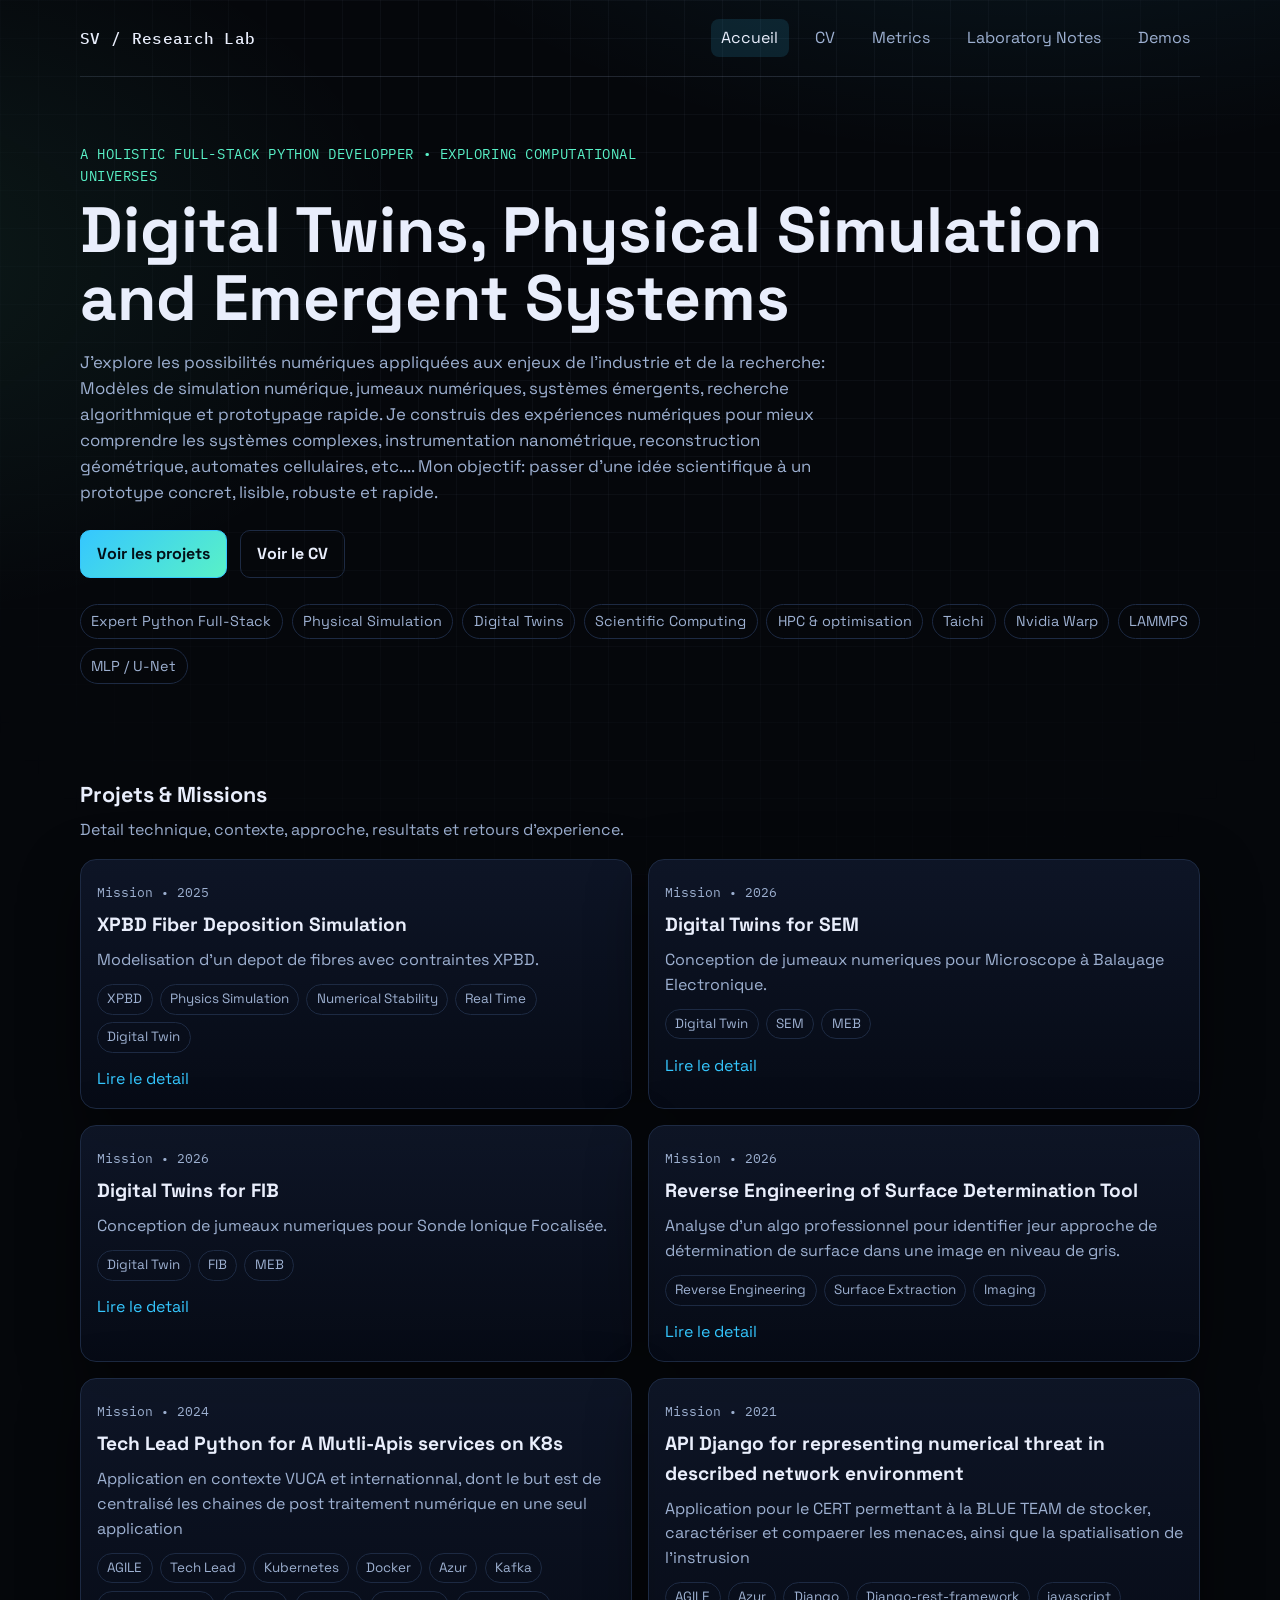
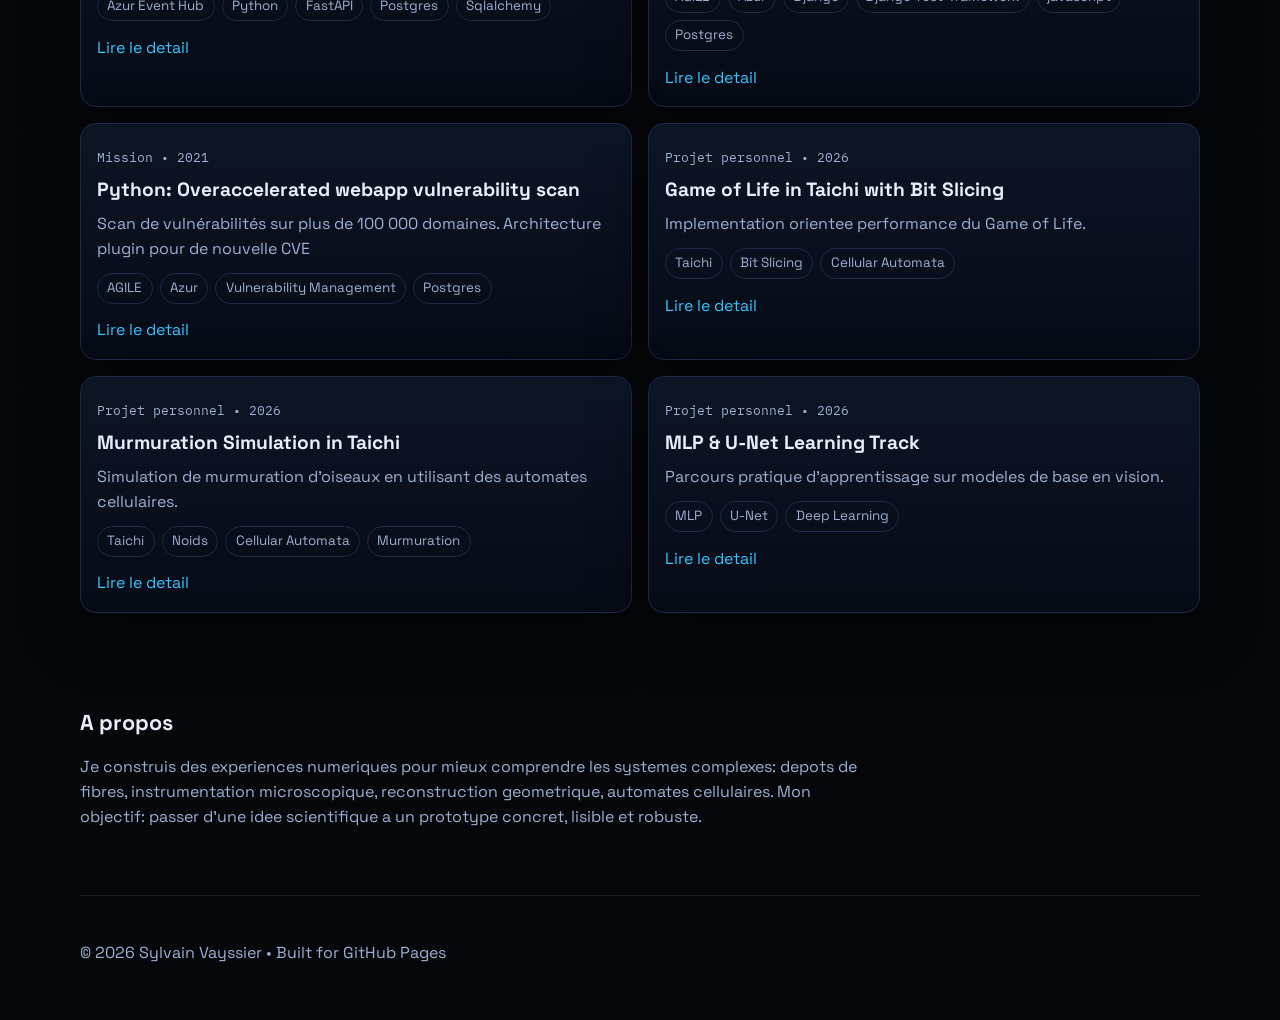
<file: index.html>
<!doctype html>
<html lang="fr">
<head>
  <meta charset="UTF-8" />
  <meta name="viewport" content="width=device-width, initial-scale=1.0" />
  <title>Sylvain Vayssier | Computational Research</title>
  <meta name="description" content="Portfolio de recherche: simulation physique, jumeaux numeriques, systemes emergents." />
  <link rel="preconnect" href="https://fonts.googleapis.com">
  <link rel="preconnect" href="https://fonts.gstatic.com" crossorigin>
  <link href="https://fonts.googleapis.com/css2?family=Space+Grotesk:wght@400;500;700&family=IBM+Plex+Mono:wght@400;500&display=swap" rel="stylesheet">
  <link rel="stylesheet" href="assets/css/style.css" />
</head>
<body>
  <div class="bg-grid"></div>
  <header class="site-header container">
    <a class="brand" href="index.html">SV / Research Lab</a>
    <nav>
      <a href="index.html" class="active">Accueil</a>
      <a href="cv.html">CV</a>
      <a href="metrics.html">Metrics</a>
      <a href="notes.html">Laboratory Notes</a>
      <a href="demos.html">Demos</a>
    </nav>
  </header>

  <main>
    <section class="hero container reveal">
      <p class="eyebrow">A Holistic full-stack python developper • Exploring Computational Universes</p>
      <h1>Digital Twins, Physical Simulation and Emergent Systems</h1>
      <p class="lead">
        J'explore les possibilités numériques appliquées aux enjeux de l'industrie et de la recherche:
        Modèles de simulation numérique, jumeaux numériques, systèmes émergents, recherche algorithmique et prototypage rapide. Je construis des expériences numériques pour mieux comprendre les systèmes complexes, instrumentation nanométrique, reconstruction géométrique, automates cellulaires, etc.... Mon objectif: passer d'une idée scientifique à un prototype concret, lisible, robuste et rapide.
      </p>
      <div class="hero-cta">
        <a class="btn" href="#projects">Voir les projets</a>
        <a class="btn btn-ghost" href="cv.html">Voir le CV</a>
      </div>
      <ul class="pill-row">
        <li>Expert Python Full-Stack</li>
        <li>Physical Simulation</li>
        <li>Digital Twins</li>
        <li>Scientific Computing</li>
        <li>HPC & optimisation</li>
        <li>Taichi</li>
        <li>Nvidia Warp</li>
        <li>LAMMPS</li>
        <li>MLP / U-Net</li>
      </ul>
    </section>

    <section id="projects" class="container section reveal">
      <div class="section-head">
        <h2>Projets & Missions</h2>
        <p>Detail technique, contexte, approche, resultats et retours d'experience.</p>
      </div>
      <div id="project-grid" class="card-grid"></div>
    </section>

    <section class="container section reveal">
      <div class="section-head">
        <h2>A propos</h2>
      </div>
      <p class="about">
        Je construis des experiences numeriques pour mieux comprendre les systemes complexes:
        depots de fibres, instrumentation microscopique, reconstruction geometrique, automates cellulaires.
        Mon objectif: passer d'une idee scientifique a un prototype concret, lisible et robuste.
      </p>
    </section>
  </main>

  <footer class="container site-footer">
    <p>© <span id="year"></span> Sylvain Vayssier • Built for GitHub Pages</p>
  </footer>

  <script src="assets/js/data.js"></script>
  <script src="assets/js/main.js"></script>
</body>
</html>
</file>
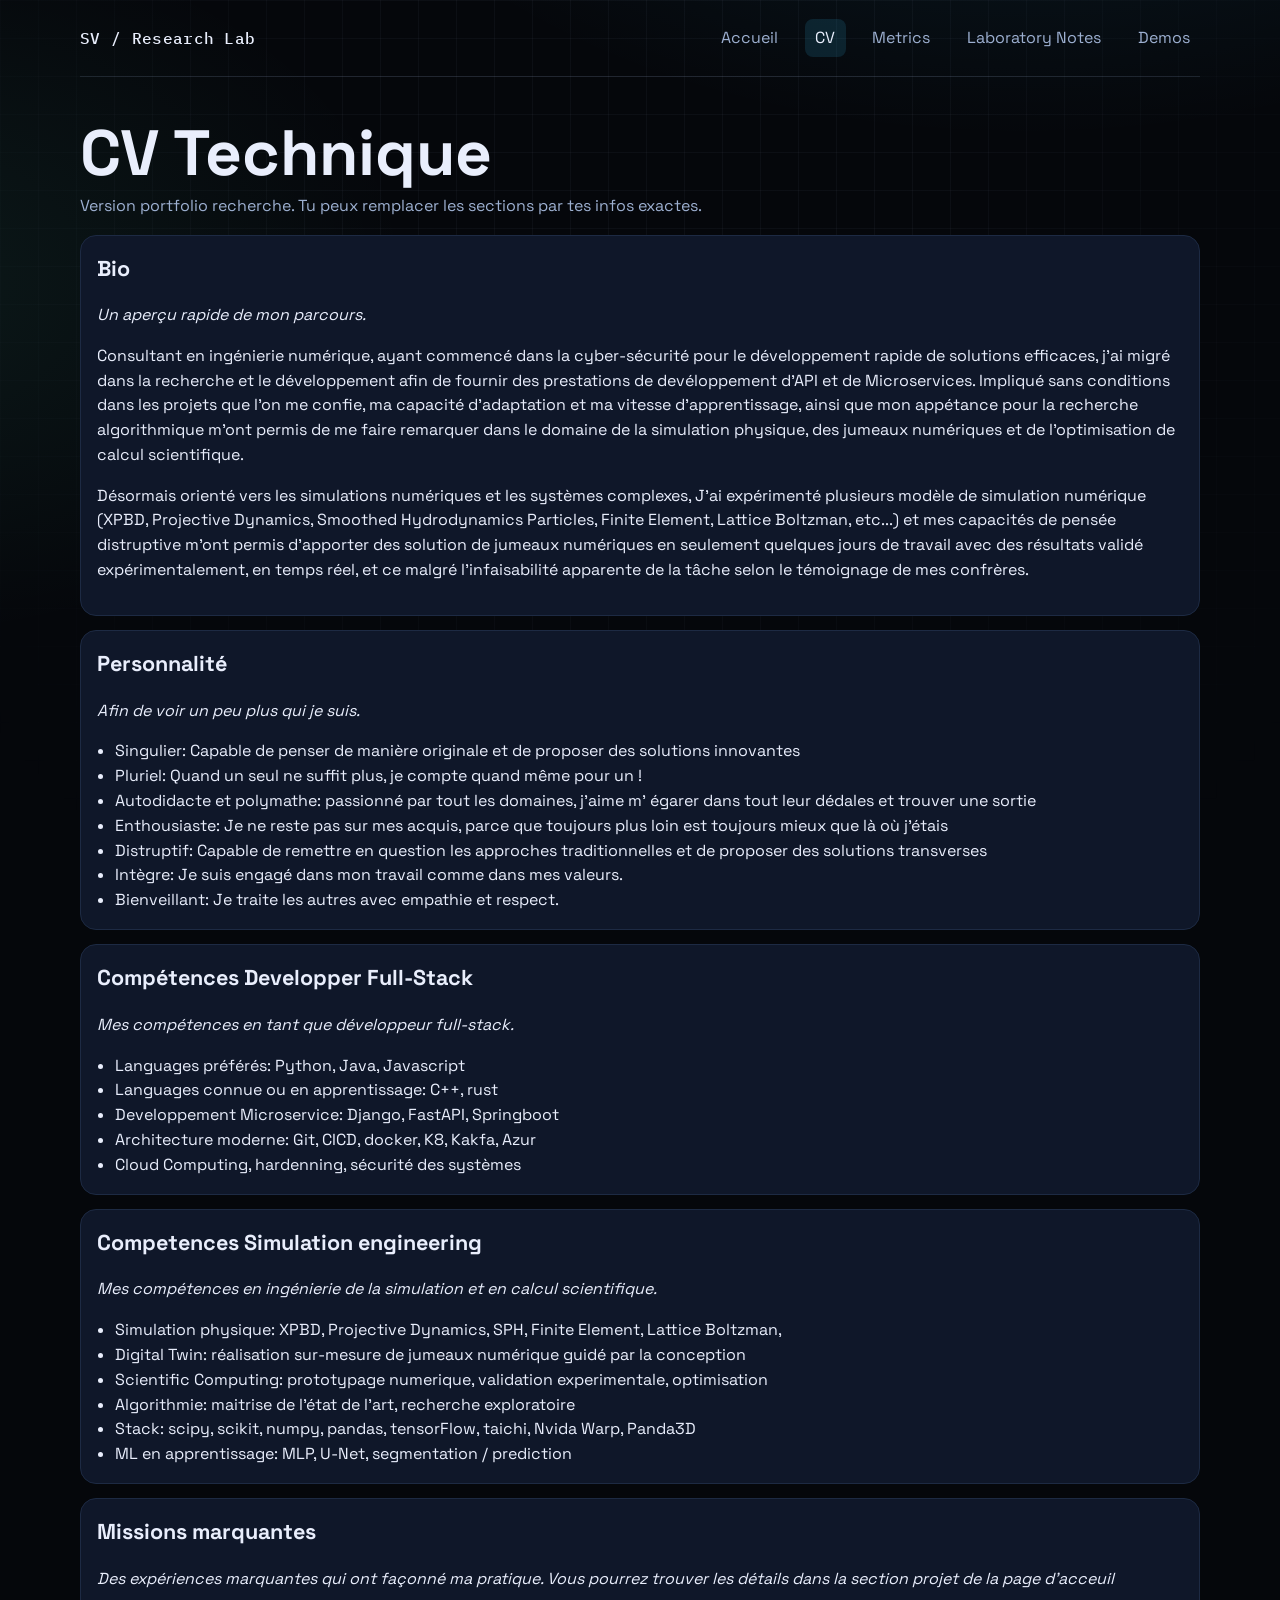
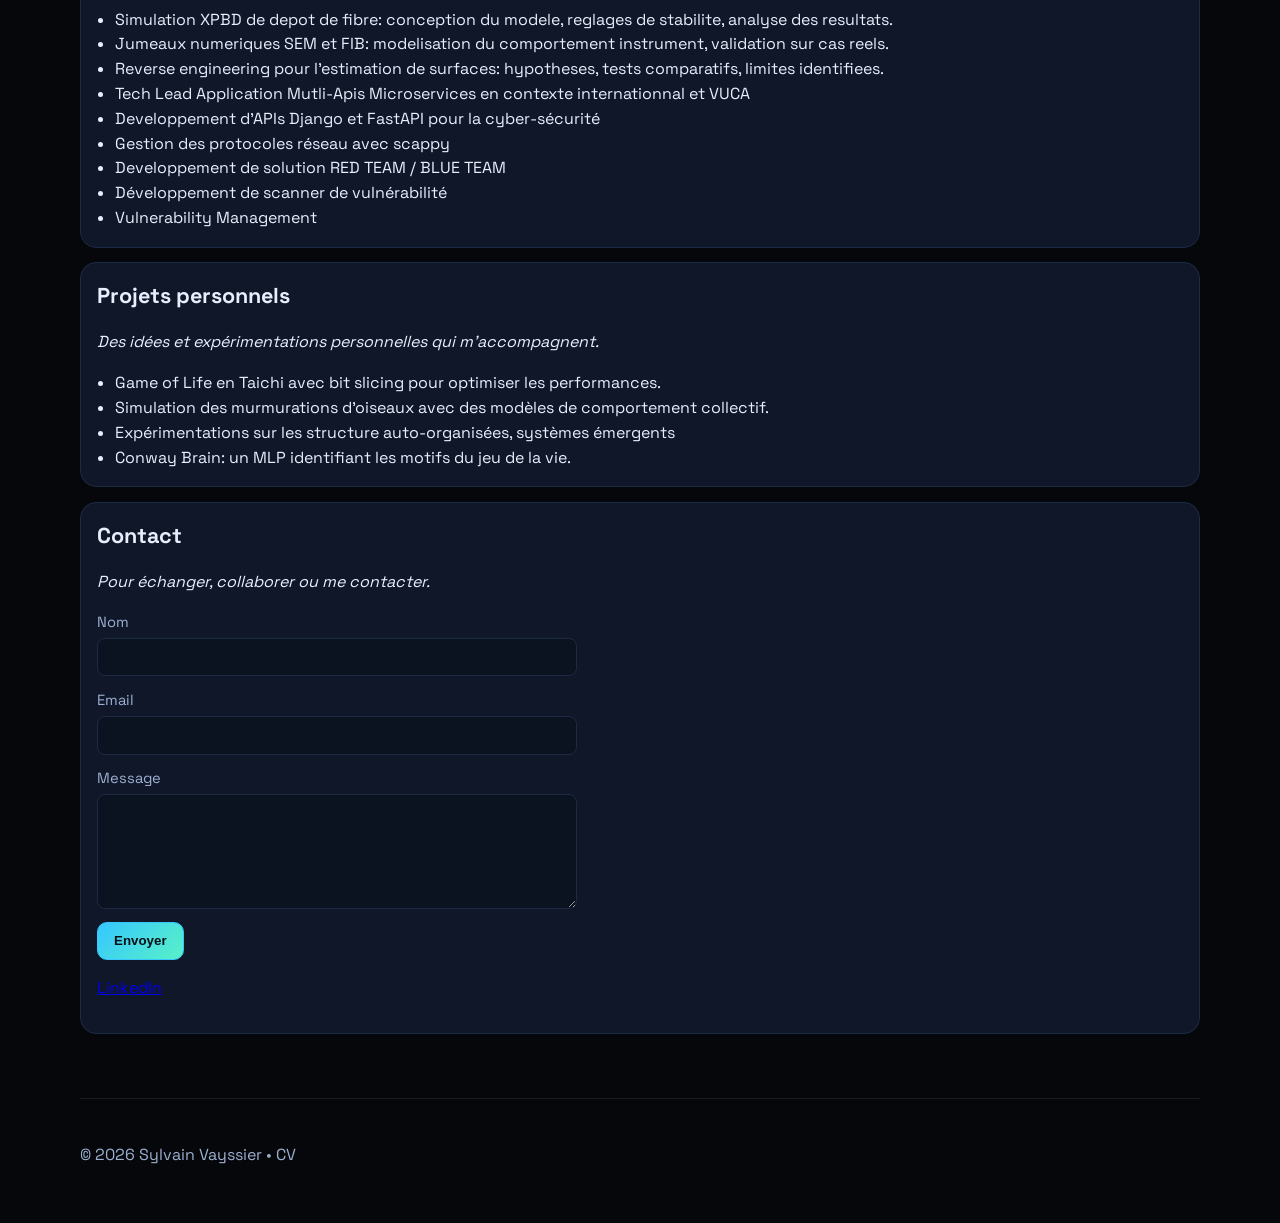
<file: cv.html>
<!doctype html>
<html lang="fr">
<head>
  <meta charset="UTF-8" />
  <meta name="viewport" content="width=device-width, initial-scale=1.0" />
  <title>CV | Sylvain Vayssier</title>
  <meta name="description" content="CV technique: simulation physique, jumeaux numeriques, calcul scientifique." />
  <link rel="preconnect" href="https://fonts.googleapis.com">
  <link rel="preconnect" href="https://fonts.gstatic.com" crossorigin>
  <link href="https://fonts.googleapis.com/css2?family=Space+Grotesk:wght@400;500;700&family=IBM+Plex+Mono:wght@400;500&display=swap" rel="stylesheet">
  <link rel="stylesheet" href="assets/css/style.css" />
</head>
<body>
  <div class="bg-grid"></div>
  <header class="site-header container">
    <a class="brand" href="index.html">SV / Research Lab</a>
    <nav>
      <a href="index.html">Accueil</a>
      <a href="cv.html" class="active">CV</a>
      <a href="metrics.html">Metrics</a>
      <a href="notes.html">Laboratory Notes</a>
      <a href="demos.html">Demos</a>
    </nav>
  </header>

  <main class="container section reveal">
    <div class="section-head">
      <h1>CV Technique</h1>
      <p>Version portfolio recherche. Tu peux remplacer les sections par tes infos exactes.</p>
    </div>

    <section class="cv-block">
      <h2>Bio</h2>
      <p><em>Un aperçu rapide de mon parcours. </em></p>
      <p>
        Consultant en ingénierie numérique, ayant commencé dans la cyber-sécurité pour le développement rapide de solutions efficaces, j'ai migré dans la recherche et le développement afin de fournir des prestations de devéloppement d'API et de Microservices. Impliqué sans conditions dans les projets que l'on me confie, ma capacité d'adaptation et ma vitesse d'apprentissage, ainsi que mon appétance pour la recherche algorithmique m'ont permis de me faire remarquer dans le domaine de la simulation physique, des jumeaux numériques et de l'optimisation de calcul scientifique.
      </p>
      <p>
        Désormais orienté vers les simulations numériques et les systèmes complexes, J'ai expérimenté plusieurs modèle de simulation numérique (XPBD, Projective Dynamics, Smoothed Hydrodynamics Particles, Finite Element, Lattice Boltzman, etc...)
        et mes capacités de pensée distruptive m'ont permis d'apporter des solution de jumeaux numériques en seulement quelques jours de travail
        avec des résultats validé expérimentalement, en temps réel, et ce malgré l'infaisabilité apparente de la tâche selon le témoignage de mes confrères.
      </p>
      </section>
      <section class="cv-block">
      <h2>Personnalité</h2>
      <p><em>Afin de voir un peu plus qui je suis. </em></p>
      <ul class="list">
        <li>Singulier: Capable de penser de manière originale et de proposer des solutions innovantes</li>
        <li>Pluriel: Quand un seul ne suffit plus, je compte quand même pour un !</li>
        <li>Autodidacte et polymathe: passionné par tout les domaines, j'aime m' égarer dans tout leur dédales et trouver une sortie</li>
        <li>Enthousiaste: Je ne reste pas sur mes acquis, parce que toujours plus loin est toujours mieux que là où j'étais</li>
        <li>Distruptif: Capable de remettre en question les approches traditionnelles et de proposer des solutions transverses</li>
        <li>Intègre: Je suis engagé dans mon travail comme dans mes valeurs. </li>
        <li>Bienveillant: Je traite les autres avec empathie et respect. </li>
    </section>
    <section class="cv-block">
      <h2>Compétences Developper Full-Stack</h2>
      <p><em>Mes compétences en tant que développeur full-stack.</em></p>
      <ul class="list">
        <li>Languages préférés: Python, Java, Javascript</li>
        <li>Languages connue ou en apprentissage: C++, rust </li>
        <li>Developpement Microservice: Django, FastAPI, Springboot</li>
        <li>Architecture moderne: Git, CICD, docker, K8, Kakfa, Azur </li>
        <li>Cloud Computing, hardenning, sécurité des systèmes</li>
      </ul>
    </section>
    <section class="cv-block">
      <h2>Competences Simulation engineering </h2>
      <p><em>Mes compétences en ingénierie de la simulation et en calcul scientifique.</em></p>
      <ul class="list">
        <li>Simulation physique: XPBD, Projective Dynamics, SPH, Finite Element, Lattice Boltzman, </li>
        <li>Digital Twin: réalisation sur-mesure de jumeaux numérique guidé par la conception</li>
        <li>Scientific Computing: prototypage numerique, validation experimentale, optimisation</li>
        <li>Algorithmie: maitrise de l'état de l'art, recherche exploratoire</li>
        <li>Stack: scipy, scikit, numpy, pandas, tensorFlow, taichi, Nvida Warp, Panda3D</li>
        <li>ML en apprentissage: MLP, U-Net, segmentation / prediction</li>
      </ul>
    </section>

    <section class="cv-block">
      <h2>Missions marquantes</h2>
      <p><em>Des expériences marquantes qui ont façonné ma pratique. Vous pourrez trouver les détails dans la section projet de la page d'acceuil</em></p>
      <ul class="list">
        <li>Simulation XPBD de depot de fibre: conception du modele, reglages de stabilite, analyse des resultats.</li>
        <li>Jumeaux numeriques SEM et FIB: modelisation du comportement instrument, validation sur cas reels.</li>
        <li>Reverse engineering pour l'estimation de surfaces: hypotheses, tests comparatifs, limites identifiees.</li>
        <li>Tech Lead Application Mutli-Apis Microservices en contexte internationnal et VUCA</li>
        <li>Developpement d'APIs Django et FastAPI pour la cyber-sécurité </li>
        <li>Gestion des protocoles réseau avec scappy</li>
        <li>Developpement de solution RED TEAM / BLUE TEAM</li>
        <li>Développement de scanner de vulnérabilité </li>
        <li> Vulnerability Management </li>
      </ul>
    </section>

    <section class="cv-block">
      <h2>Projets personnels</h2>
      <p><em>Des idées et expérimentations personnelles qui m'accompagnent.</em></p>
      <ul class="list">
        <li>Game of Life en Taichi avec bit slicing pour optimiser les performances.</li>
        <li>Simulation des murmurations d'oiseaux avec des modèles de comportement collectif.</li>
        <li>Expérimentations sur les structure auto-organisées, systèmes émergents</li>
        <li>Conway Brain: un MLP identifiant les motifs du jeu de la vie.</li>
      </ul>
    </section>

    <section class="cv-block">
      <h2>Contact</h2>
      <p><em>Pour échanger, collaborer ou me contacter.</em></p>
      <form class="contact-form" id="contactForm" action="https://formspree.io/f/xrpbpelr" method="POST">
        <label class="ctrl">
          <span>Nom</span>
          <input type="text" name="name" autocomplete="name" required />
        </label>
        <label class="ctrl">
          <span>Email</span>
          <input type="email" name="_replyto" autocomplete="email" required />
        </label>
        <label class="ctrl">
          <span>Message</span>
          <textarea name="message" rows="5" required></textarea>
        </label>
        <button class="btn" type="submit">Envoyer</button>
        <p class="form-status" id="contactStatus" role="status" hidden></p>
      </form>
      <p>
        <a href="https://www.linkedin.com/in/sylvain-vayssier-4481a216b" target="_blank" rel="noopener noreferrer">LinkedIn</a>
      </p>
    </section>
  </main>

  <footer class="container site-footer">
    <p>© <span id="year"></span> Sylvain Vayssier • CV</p>
  </footer>

  <script src="assets/js/main.js"></script>
</body>
</html>
</file>
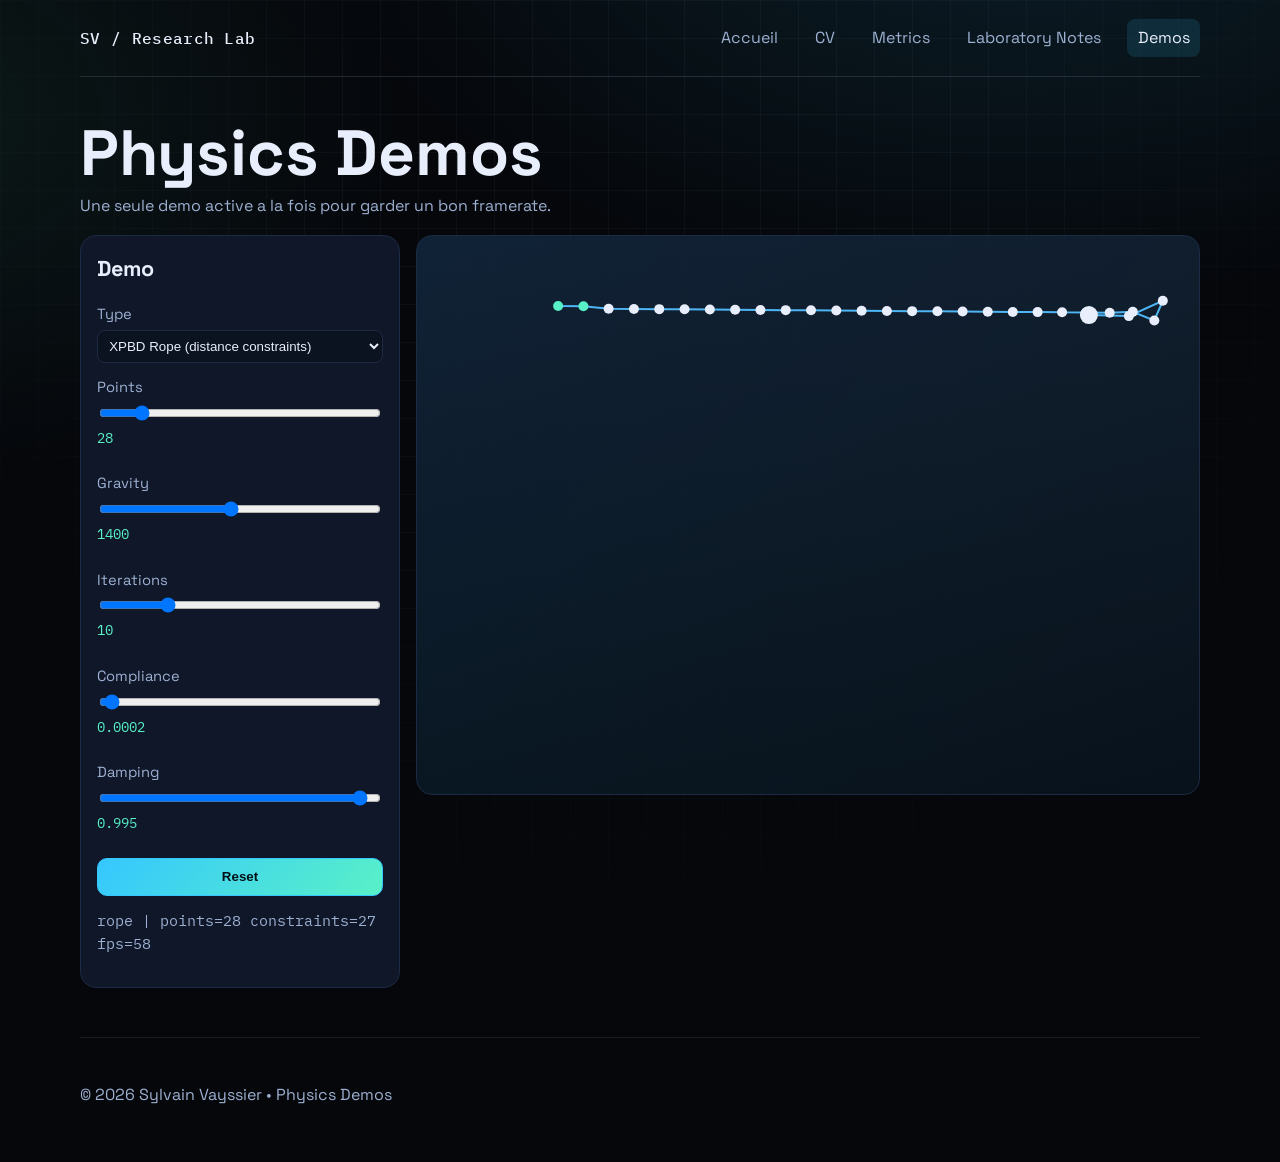
<file: demos.html>
<!doctype html>
<html lang="fr">
<head>
  <meta charset="UTF-8" />
  <meta name="viewport" content="width=device-width, initial-scale=1.0" />
  <title>Physics Demos | Sylvain Vayssier</title>
  <meta name="description" content="Demos interactives de simulation physique en JavaScript Canvas." />
  <link rel="preconnect" href="https://fonts.googleapis.com">
  <link rel="preconnect" href="https://fonts.gstatic.com" crossorigin>
  <link href="https://fonts.googleapis.com/css2?family=Space+Grotesk:wght@400;500;700&family=IBM+Plex+Mono:wght@400;500&display=swap" rel="stylesheet">
  <link rel="stylesheet" href="assets/css/style.css" />
</head>
<body>
  <div class="bg-grid"></div>

  <header class="site-header container">
    <a class="brand" href="index.html">SV / Research Lab</a>
    <nav>
      <a href="index.html">Accueil</a>
      <a href="cv.html">CV</a>
      <a href="metrics.html">Metrics</a>
      <a href="notes.html">Laboratory Notes</a>
      <a href="demos.html" class="active">Demos</a>
    </nav>
  </header>

  <main class="container section">
    <div class="section-head">
      <h1>Physics Demos</h1>
      <p>Une seule demo active a la fois pour garder un bon framerate.</p>
    </div>

    <section class="demo-layout">
      <aside class="demo-panel">
        <h2>Demo</h2>

        <label class="ctrl">
          <span>Type</span>
          <select id="demoSelect">
            <option value="rope">XPBD Rope (distance constraints)</option>
            <option value="beam">XPBD Beam (Timoshenko-inspired)</option>
            <option value="gol">Game of Life bit-packed</option>
            <option value="murmuration">Murmuration (Boids)</option>
          </select>
        </label>

        <div id="demoControls"></div>
        <p class="demo-help mono" id="stats"></p>
      </aside>

      <section class="demo-canvas-wrap">
        <canvas id="simCanvas" aria-label="Physics demo canvas"></canvas>
      </section>
    </section>
  </main>

  <footer class="container site-footer">
    <p>© <span id="year"></span> Sylvain Vayssier • Physics Demos</p>
  </footer>

  <script src="assets/js/main.js"></script>
  <script src="assets/js/demos.js"></script>
</body>
</html>
</file>
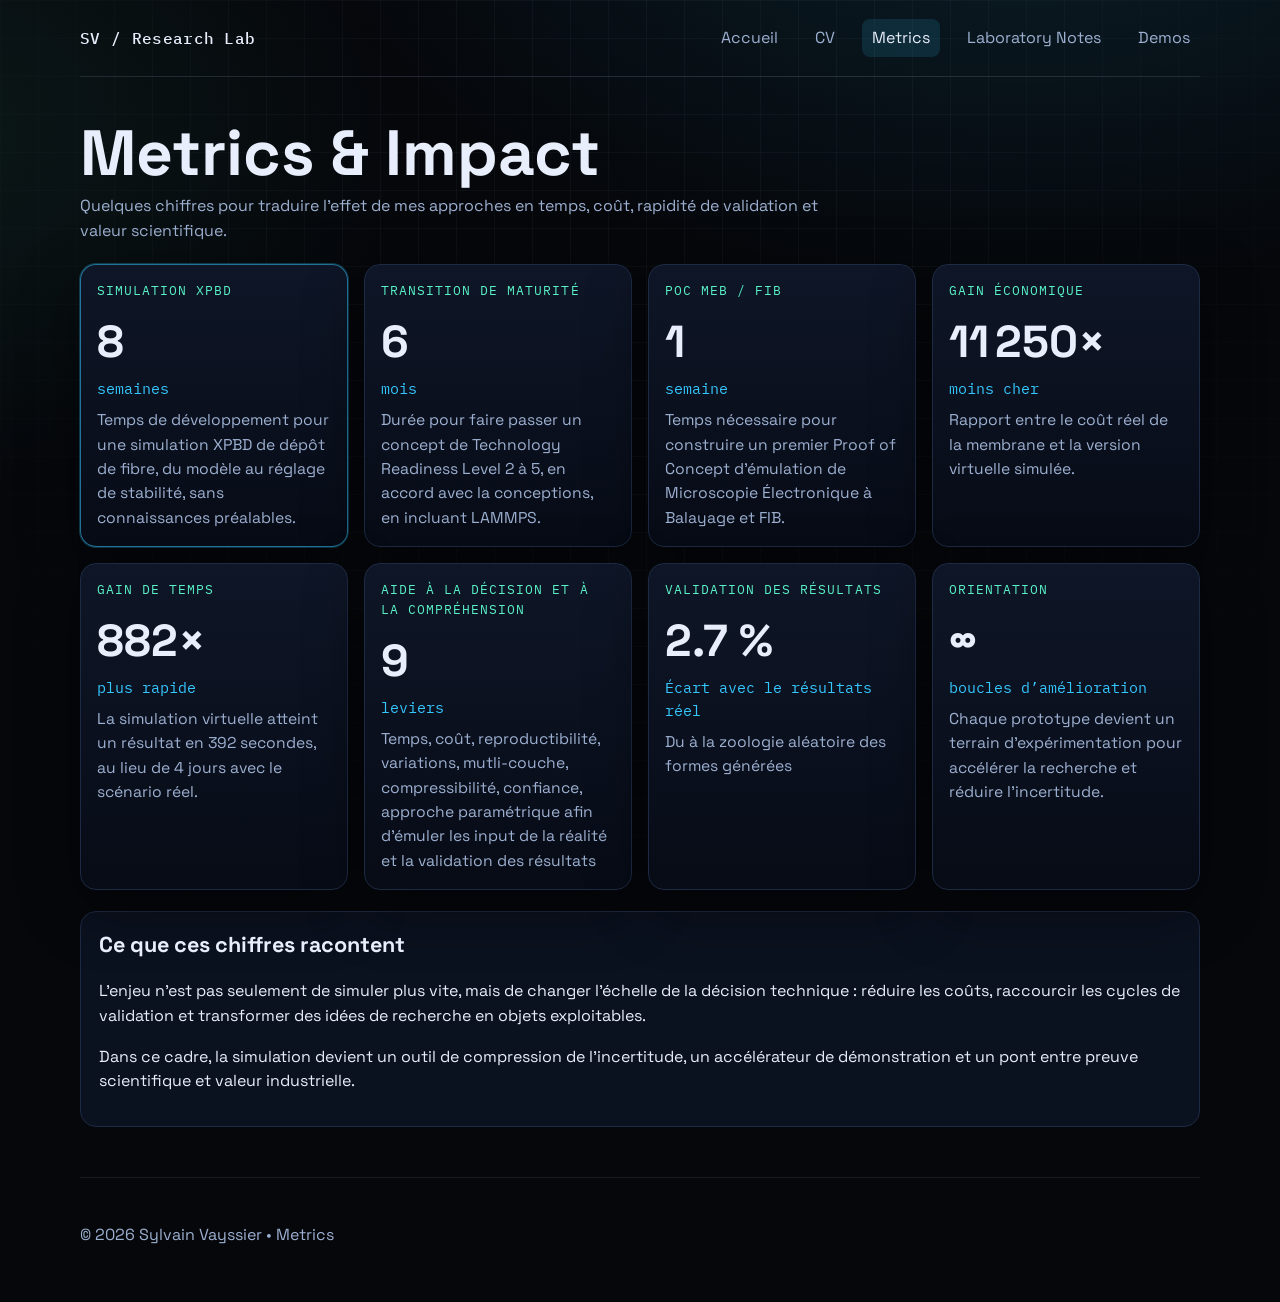
<file: metrics.html>
<!doctype html>
<html lang="fr">
<head>
  <meta charset="UTF-8" />
  <meta name="viewport" content="width=device-width, initial-scale=1.0" />
  <title>Metrics | Sylvain Vayssier</title>
  <meta name="description" content="Page de métriques et d'impact scientifique et technologique." />
  <link rel="preconnect" href="https://fonts.googleapis.com">
  <link rel="preconnect" href="https://fonts.gstatic.com" crossorigin>
  <link href="https://fonts.googleapis.com/css2?family=Space+Grotesk:wght@400;500;700&family=IBM+Plex+Mono:wght@400;500&display=swap" rel="stylesheet">
  <link rel="stylesheet" href="assets/css/style.css" />
</head>
<body>
  <div class="bg-grid"></div>
  <header class="site-header container">
    <a class="brand" href="index.html">SV / Research Lab</a>
    <nav>
      <a href="index.html">Accueil</a>
      <a href="cv.html">CV</a>
      <a href="metrics.html" class="active">Metrics</a>
      <a href="notes.html">Laboratory Notes</a>
      <a href="demos.html">Demos</a>
    </nav>
  </header>

  <main class="container section reveal">
    <div class="section-head">
      <h1>Metrics & Impact</h1>
      <p>Quelques chiffres pour traduire l’effet de mes approches en temps, coût, rapidité de validation et valeur scientifique.</p>
    </div>

    <section class="metric-grid">
      <article class="metric-card metric-highlight">
        <p class="metric-kicker">Simulation XPBD</p>
        <p class="metric-number">8</p>
        <p class="metric-unit">semaines</p>
        <p class="metric-description">Temps de développement pour une simulation XPBD de dépôt de fibre, du modèle au réglage de stabilité, sans connaissances préalables.</p>
      </article>

      <article class="metric-card">
        <p class="metric-kicker">Transition de maturité</p>
        <p class="metric-number">6</p>
        <p class="metric-unit">mois</p>
        <p class="metric-description">Durée pour faire passer un concept de Technology Readiness Level 2 à 5, en accord avec la conceptions, en incluant LAMMPS.</p>
      </article>

      <article class="metric-card">
        <p class="metric-kicker">POC MEB / FIB</p>
        <p class="metric-number">1</p>
        <p class="metric-unit">semaine</p>
        <p class="metric-description">Temps nécessaire pour construire un premier Proof of Concept d’émulation de Microscopie Électronique à Balayage et FIB.</p>
      </article>

      <article class="metric-card">
        <p class="metric-kicker">Gain économique</p>
        <p class="metric-number">11 250×</p>
        <p class="metric-unit">moins cher</p>
        <p class="metric-description">Rapport entre le coût réel de la membrane et la version virtuelle simulée.</p>
      </article>

      <article class="metric-card">
        <p class="metric-kicker">Gain de temps</p>
        <p class="metric-number">882×</p>
        <p class="metric-unit">plus rapide</p>
        <p class="metric-description">La simulation virtuelle atteint un résultat en 392 secondes, au lieu de 4 jours avec le scénario réel.</p>
      </article>

      <article class="metric-card">
        <p class="metric-kicker">Aide à la décision et à la compréhension</p>
        <p class="metric-number">9</p>
        <p class="metric-unit">leviers</p>
        <p class="metric-description">Temps, coût, reproductibilité, variations, mutli-couche, compressibilité, confiance, approche paramétrique afin d'émuler les input de la réalité et la validation des résultats </p>
      </article>
      
      <article class="metric-card">
        <p class="metric-kicker">Validation des résultats</p>
        <p class="metric-number">2.7 %</p>
        <p class="metric-unit">Écart avec le résultats réel</p>
        <p class="metric-description">Du à la zoologie aléatoire des formes générées</p>
      </article>

      <article class="metric-card">
        <p class="metric-kicker">Orientation</p>
        <p class="metric-number">∞</p>
        <p class="metric-unit">boucles d’amélioration</p>
        <p class="metric-description">Chaque prototype devient un terrain d’expérimentation pour accélérer la recherche et réduire l’incertitude.</p>
      </article>
    </section>

    <section class="metric-summary">
      <h2>Ce que ces chiffres racontent</h2>
      <p>
        L’enjeu n’est pas seulement de simuler plus vite, mais de changer l’échelle de la décision technique : réduire les coûts, raccourcir les cycles de validation et transformer des idées de recherche en objets exploitables.
      </p>
      <p>
        Dans ce cadre, la simulation devient un outil de compression de l’incertitude, un accélérateur de démonstration et un pont entre preuve scientifique et valeur industrielle.
      </p>
    </section>
  </main>

  <footer class="container site-footer">
    <p>© <span id="year"></span> Sylvain Vayssier • Metrics</p>
  </footer>

  <script src="assets/js/main.js"></script>
</body>
</html>
</file>
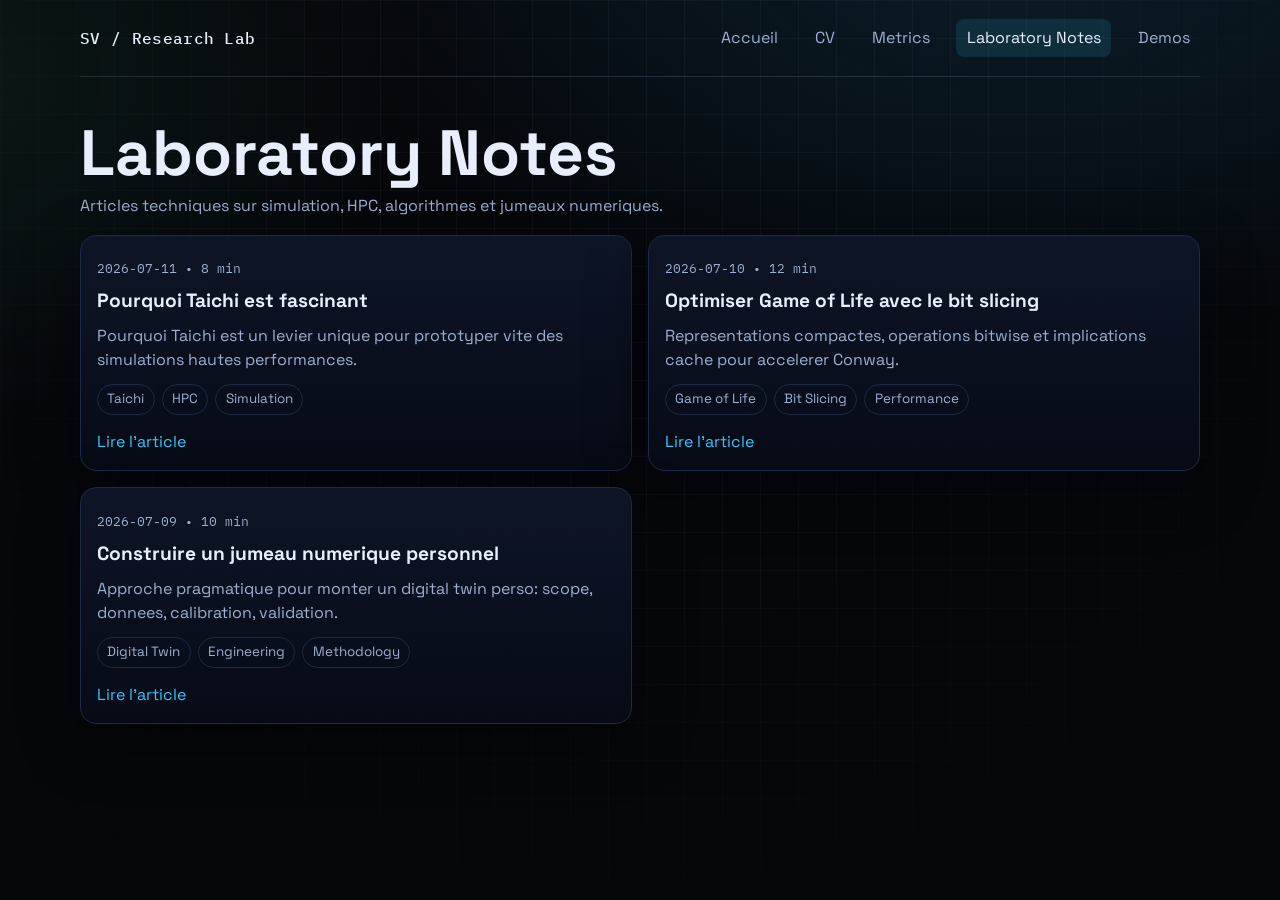
<file: notes.html>
<!doctype html>
<html lang="fr">
<head>
  <meta charset="UTF-8" />
  <meta name="viewport" content="width=device-width, initial-scale=1.0" />
  <title>Laboratory Notes | Sylvain Vayssier</title>
  <meta name="description" content="Carnet de recherche: experiments, hypotheses, resultats." />
  <link rel="preconnect" href="https://fonts.googleapis.com">
  <link rel="preconnect" href="https://fonts.gstatic.com" crossorigin>
  <link href="https://fonts.googleapis.com/css2?family=Space+Grotesk:wght@400;500;700&family=IBM+Plex+Mono:wght@400;500&display=swap" rel="stylesheet">
  <link rel="stylesheet" href="assets/css/style.css" />
</head>
<body>
  <div class="bg-grid"></div>
  <header class="site-header container">
    <a class="brand" href="index.html">SV / Research Lab</a>
    <nav>
      <a href="index.html">Accueil</a>
      <a href="cv.html">CV</a>
      <a href="metrics.html">Metrics</a>
      <a href="notes.html" class="active">Laboratory Notes</a>
      <a href="demos.html">Demos</a>
    </nav>
  </header>

  <main class="container section">
  <div class="section-head">
    <h1>Laboratory Notes</h1>
    <p>Articles techniques sur simulation, HPC, algorithmes et jumeaux numeriques.</p>
  </div>

  <div id="articlesList" class="card-grid"></div>
</main>

<script src="assets/js/articles.js"></script>
<script>
  (function () {
    const root = document.getElementById("articlesList");
    if (!root || !window.ARTICLES) return;

    const items = [...window.ARTICLES].sort((a, b) => (a.date < b.date ? 1 : -1));

    root.innerHTML = items.map((a) => `
      <article class="card reveal in">
        <p class="meta">${a.date} • ${a.readTime}</p>
        <h3>${a.title}</h3>
        <p>${a.excerpt}</p>
        <div class="tag-row">
          ${a.tags.map((t) => `<span>${t}</span>`).join("")}
        </div>
        <a class="card-link" href="${a.href}">Lire l'article</a>
      </article>
    `).join("");
  })();
</script>
</file>
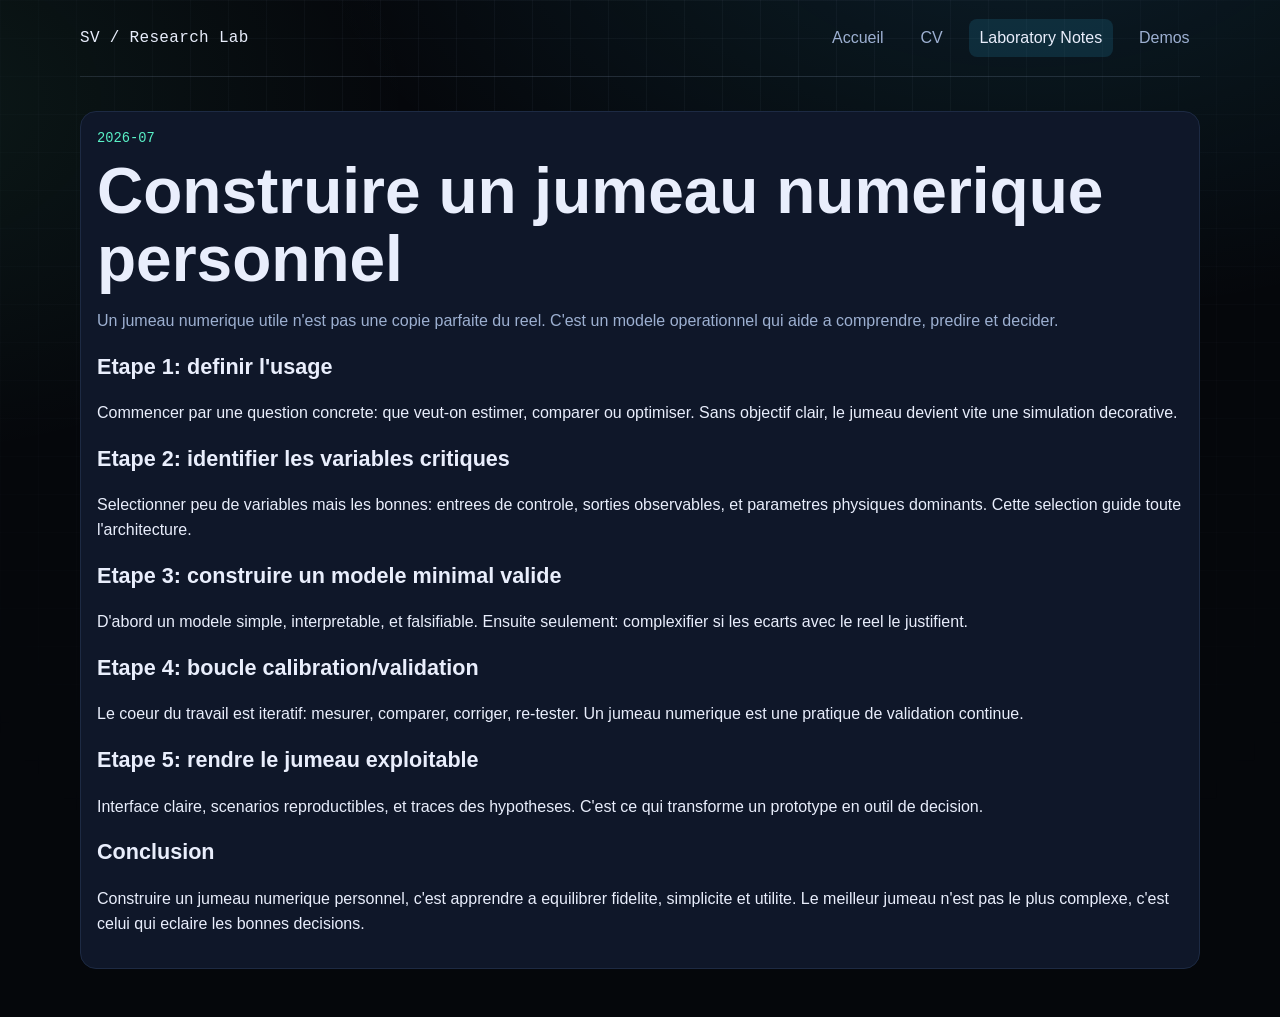
<file: articles/construire-un-jumeau-numerique-personnel.html>
<!doctype html>
<html lang="fr">
<head>
  <meta charset="UTF-8" />
  <meta name="viewport" content="width=device-width, initial-scale=1.0" />
  <title>Pourquoi Taichi est fascinant | Laboratory Notes</title>
  <link rel="stylesheet" href="../assets/css/style.css" />
</head>
<body>
  <div class="bg-grid"></div>

  <header class="site-header container">
    <a class="brand" href="../index.html">SV / Research Lab</a>
    <nav>
      <a href="../index.html">Accueil</a>
      <a href="../cv.html">CV</a>
      <a href="../notes.html" class="active">Laboratory Notes</a>
      <a href="../demos.html">Demos</a>
    </nav>
  </header>

  <main class="container section">
    <article class="cv-block">
      <p class="note-date">2026-07</p>
      <h1>Construire un jumeau numerique personnel</h1>

      <p>
        Un jumeau numerique utile n'est pas une copie parfaite du reel.
        C'est un modele operationnel qui aide a comprendre, predire et decider.
      </p>

      <h2>Etape 1: definir l'usage</h2>
      <p>
        Commencer par une question concrete: que veut-on estimer, comparer ou optimiser.
        Sans objectif clair, le jumeau devient vite une simulation decorative.
      </p>

      <h2>Etape 2: identifier les variables critiques</h2>
      <p>
        Selectionner peu de variables mais les bonnes: entrees de controle, sorties observables,
        et parametres physiques dominants. Cette selection guide toute l'architecture.
      </p>

      <h2>Etape 3: construire un modele minimal valide</h2>
      <p>
        D'abord un modele simple, interpretable, et falsifiable.
        Ensuite seulement: complexifier si les ecarts avec le reel le justifient.
      </p>

      <h2>Etape 4: boucle calibration/validation</h2>
      <p>
        Le coeur du travail est iteratif:
        mesurer, comparer, corriger, re-tester.
        Un jumeau numerique est une pratique de validation continue.
      </p>

      <h2>Etape 5: rendre le jumeau exploitable</h2>
      <p>
        Interface claire, scenarios reproductibles, et traces des hypotheses.
        C'est ce qui transforme un prototype en outil de decision.
      </p>

      <h2>Conclusion</h2>
      <p>
        Construire un jumeau numerique personnel, c'est apprendre a equilibrer fidelite, simplicite et utilite.
        Le meilleur jumeau n'est pas le plus complexe, c'est celui qui eclaire les bonnes decisions.
      </p>
    </article>
  </main>
</body>
</html>
</file>
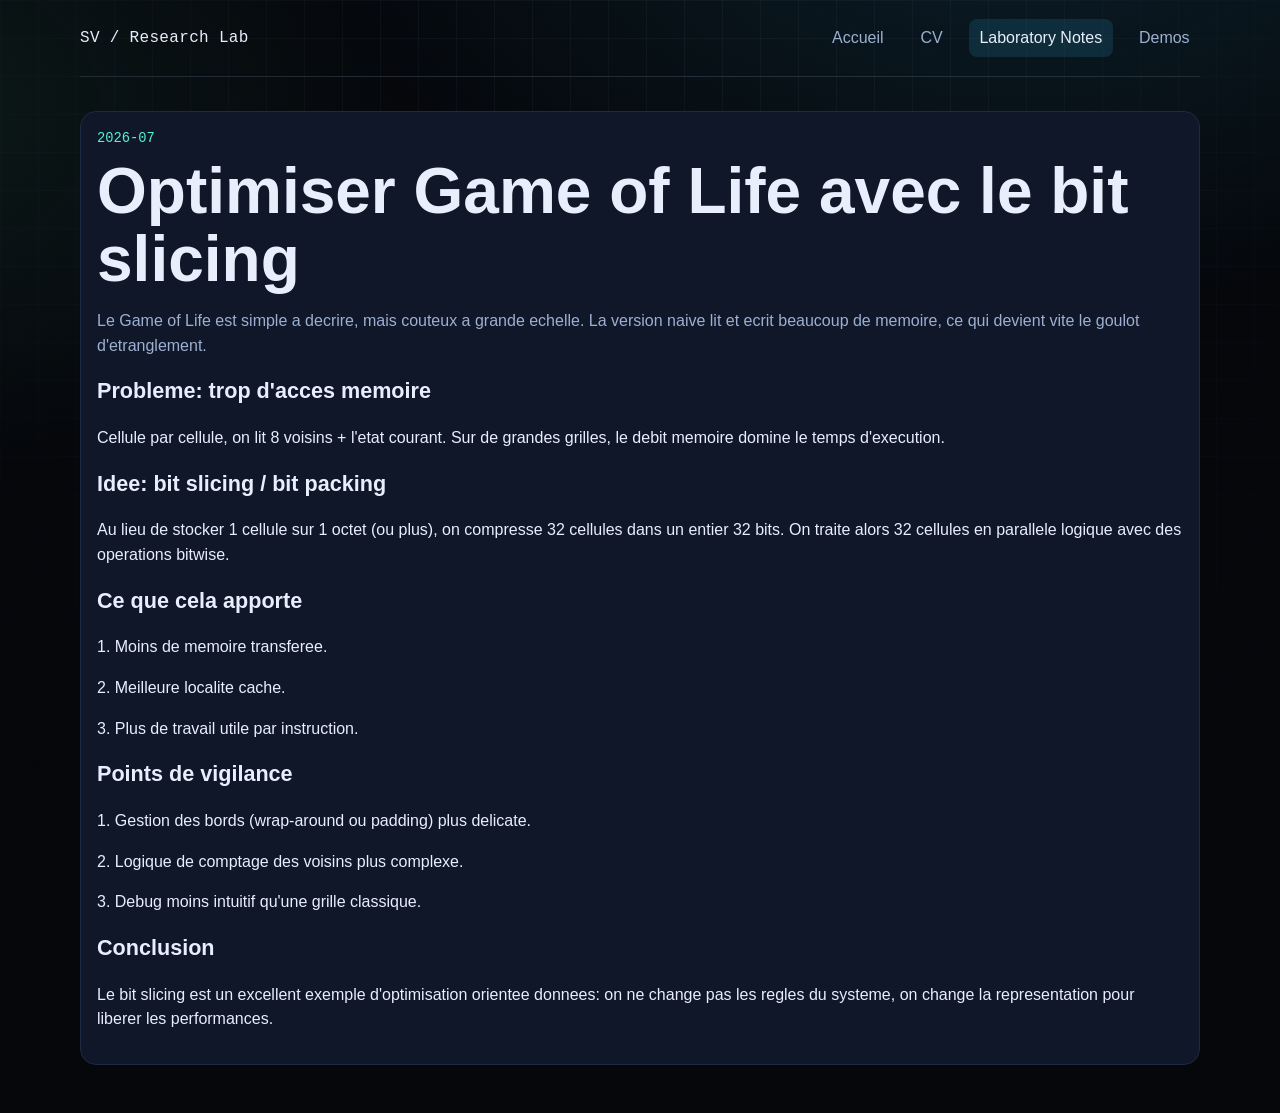
<file: articles/optimiser-game-of-life-bit-slicing.html>
<!doctype html>
<html lang="fr">
<head>
  <meta charset="UTF-8" />
  <meta name="viewport" content="width=device-width, initial-scale=1.0" />
  <title>Pourquoi Taichi est fascinant | Laboratory Notes</title>
  <link rel="stylesheet" href="../assets/css/style.css" />
</head>
<body>
  <div class="bg-grid"></div>

  <header class="site-header container">
    <a class="brand" href="../index.html">SV / Research Lab</a>
    <nav>
      <a href="../index.html">Accueil</a>
      <a href="../cv.html">CV</a>
      <a href="../notes.html" class="active">Laboratory Notes</a>
      <a href="../demos.html">Demos</a>
    </nav>
  </header>

  <main class="container section">
    <article class="cv-block">
      <p class="note-date">2026-07</p>
      <h1>Optimiser Game of Life avec le bit slicing</h1>

      <p>
        Le Game of Life est simple a decrire, mais couteux a grande echelle.
        La version naive lit et ecrit beaucoup de memoire, ce qui devient vite le goulot d'etranglement.
      </p>

      <h2>Probleme: trop d'acces memoire</h2>
      <p>
        Cellule par cellule, on lit 8 voisins + l'etat courant. Sur de grandes grilles,
        le debit memoire domine le temps d'execution.
      </p>

      <h2>Idee: bit slicing / bit packing</h2>
      <p>
        Au lieu de stocker 1 cellule sur 1 octet (ou plus), on compresse 32 cellules dans un entier 32 bits.
        On traite alors 32 cellules en parallele logique avec des operations bitwise.
      </p>

      <h2>Ce que cela apporte</h2>
      <p>
        1. Moins de memoire transferee.
      </p>
      <p>
        2. Meilleure localite cache.
      </p>
      <p>
        3. Plus de travail utile par instruction.
      </p>

      <h2>Points de vigilance</h2>
      <p>
        1. Gestion des bords (wrap-around ou padding) plus delicate.
      </p>
      <p>
        2. Logique de comptage des voisins plus complexe.
      </p>
      <p>
        3. Debug moins intuitif qu'une grille classique.
      </p>

      <h2>Conclusion</h2>
      <p>
        Le bit slicing est un excellent exemple d'optimisation orientee donnees:
        on ne change pas les regles du systeme, on change la representation pour liberer les performances.
      </p>
    </article>
  </main>
</body>
</html>
</file>
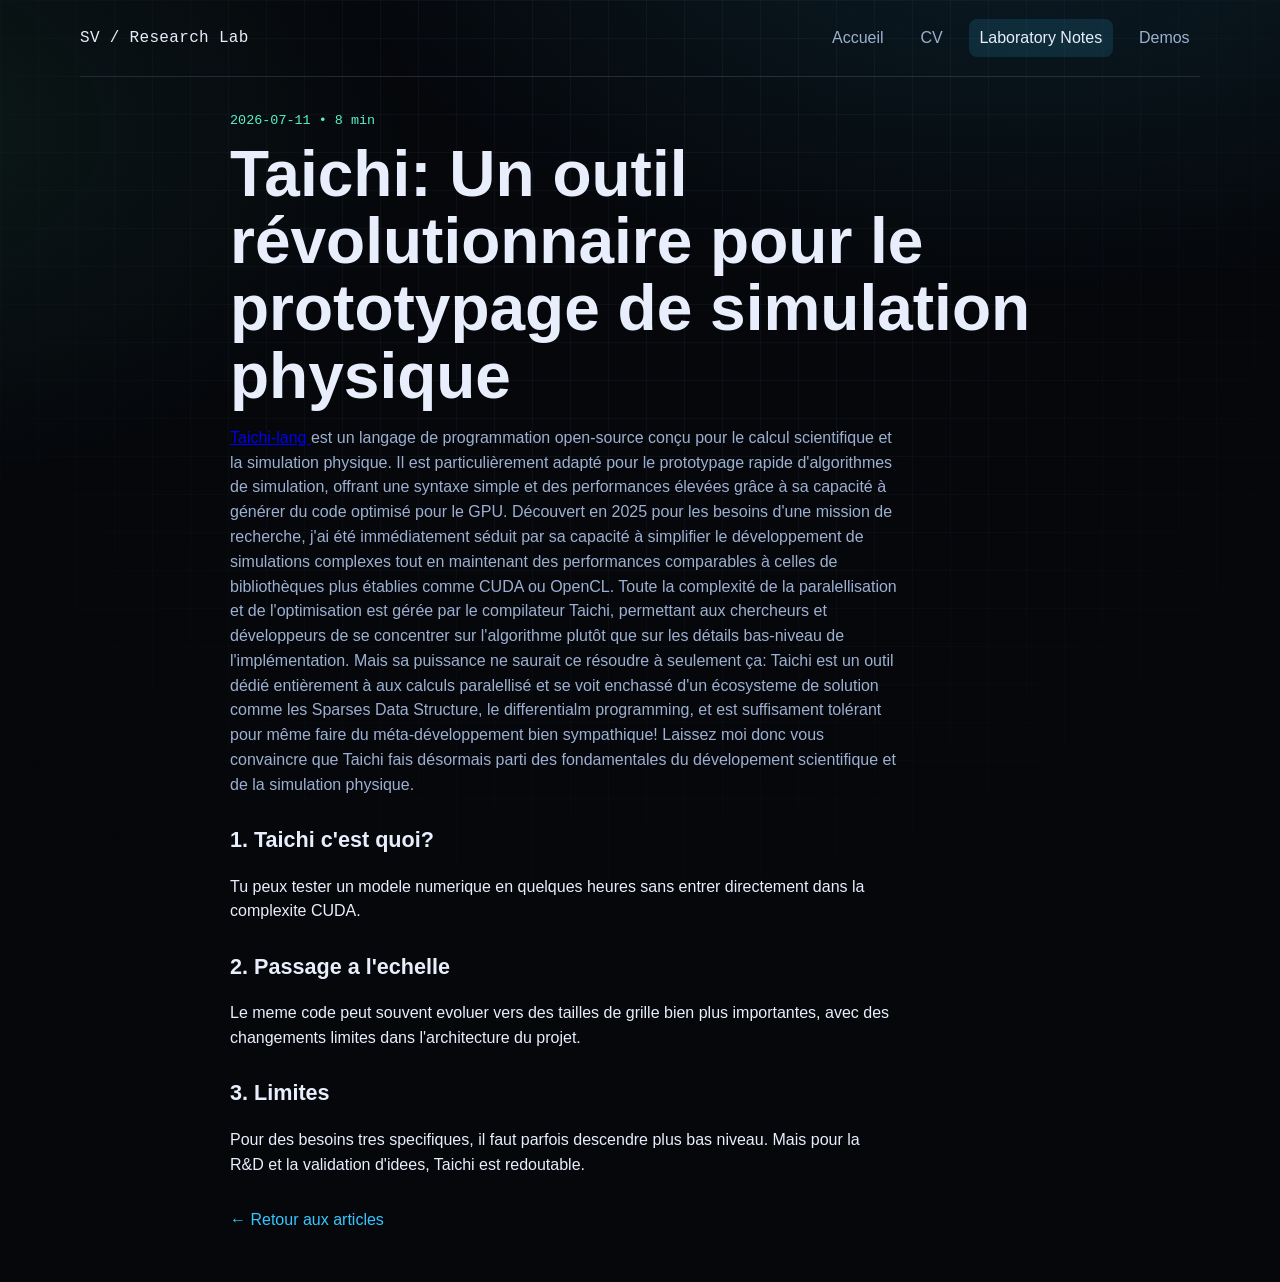
<file: articles/pourquoi-taichi-est-fascinant.html>
<!doctype html>
<html lang="fr">
<head>
  <meta charset="UTF-8" />
  <meta name="viewport" content="width=device-width, initial-scale=1.0" />
  <title>Pourquoi Taichi est fascinant | Laboratory Notes</title>
  <link rel="stylesheet" href="../assets/css/style.css" />
</head>
<body>
  <div class="bg-grid"></div>

  <header class="site-header container">
    <a class="brand" href="../index.html">SV / Research Lab</a>
    <nav>
      <a href="../index.html">Accueil</a>
      <a href="../cv.html">CV</a>
      <a href="../notes.html" class="active">Laboratory Notes</a>
      <a href="../demos.html">Demos</a>
    </nav>
  </header>

  <main class="container section" style="max-width: 820px;">
    <p class="meta">2026-07-11 • 8 min</p>
    <h1>Taichi: Un outil révolutionnaire pour le prototypage de simulation physique</h1>

    <p>
      <a href="https://www.taichi-lang.org/" target="_blank" rel="noopener noreferrer">Taichi-lang </a> est un langage de programmation open-source conçu pour le calcul scientifique et la simulation physique. Il est particulièrement adapté pour le prototypage rapide d'algorithmes de simulation, offrant une syntaxe simple et des performances élevées grâce à sa capacité à générer du code optimisé pour le GPU.  
      Découvert en 2025 pour les besoins d'une mission de recherche, j'ai été immédiatement séduit par sa capacité à simplifier le développement de simulations complexes tout en maintenant des performances comparables à celles de bibliothèques plus établies comme CUDA ou OpenCL. 
      Toute la complexité de la paralellisation et de l'optimisation est gérée par le compilateur Taichi, permettant aux chercheurs et développeurs de se concentrer sur l'algorithme plutôt que sur les détails bas-niveau de l'implémentation.  
      Mais sa puissance ne saurait ce résoudre à seulement ça: Taichi est un outil dédié entièrement à aux calculs paralellisé et se voit enchassé d'un écosysteme de solution comme les Sparses Data Structure, le differentialm programming, et est suffisament tolérant pour même faire du méta-développement bien sympathique!
      Laissez moi donc vous convaincre que Taichi fais désormais parti des fondamentales du dévelopement scientifique et de la simulation physique.
    </p>

    <h2>1. Taichi c'est quoi?</h2>
    <p>
      Tu peux tester un modele numerique en quelques heures sans entrer directement dans la complexite CUDA.
    </p>

    <h2>2. Passage a l'echelle</h2>
    <p>
      Le meme code peut souvent evoluer vers des tailles de grille bien plus importantes,
      avec des changements limites dans l'architecture du projet.
    </p>

    <h2>3. Limites</h2>
    <p>
      Pour des besoins tres specifiques, il faut parfois descendre plus bas niveau.
      Mais pour la R&D et la validation d'idees, Taichi est redoutable.
    </p>

    <p><a class="card-link" href="../notes.html">← Retour aux articles</a></p>
  </main>
</body>
</html>
</file>
<file: assets/css/style.css>
:root {
  --bg: #05070b;
  --bg-soft: #0b1220;
  --panel: #0f1729;
  --line: #1d2a43;
  --text: #e9eefc;
  --muted: #9db0d1;
  --accent: #35c7ff;
  --accent-2: #59f1c7;
  --radius: 16px;
  --shadow: 0 18px 60px rgba(0, 0, 0, 0.45);
}

* {
  box-sizing: border-box;
}

html,
body {
  margin: 0;
  padding: 0;
  background: radial-gradient(1200px 700px at 80% -10%, rgba(53, 199, 255, 0.12), transparent 60%),
              radial-gradient(900px 600px at -10% 10%, rgba(89, 241, 199, 0.08), transparent 60%),
              var(--bg);
  color: var(--text);
  font-family: "Space Grotesk", sans-serif;
  line-height: 1.55;
  min-height: 100%;
}

.bg-grid {
  position: fixed;
  inset: 0;
  pointer-events: none;
  background-image:
    linear-gradient(rgba(157, 176, 209, 0.05) 1px, transparent 1px),
    linear-gradient(90deg, rgba(157, 176, 209, 0.05) 1px, transparent 1px);
  background-size: 38px 38px;
  mask-image: radial-gradient(circle at 50% 20%, black 30%, transparent 90%);
  z-index: 0;
}

.container {
  width: min(1120px, calc(100% - 2rem));
  margin: 0 auto;
  position: relative;
  z-index: 1;
}

.site-header {
  display: flex;
  align-items: center;
  justify-content: space-between;
  padding: 1.2rem 0;
  border-bottom: 1px solid rgba(157, 176, 209, 0.15);
}

.brand {
  text-decoration: none;
  color: var(--text);
  font-family: "IBM Plex Mono", monospace;
  font-weight: 500;
  letter-spacing: 0.02em;
}

nav {
  display: flex;
  gap: 1rem;
}

nav a {
  color: var(--muted);
  text-decoration: none;
  padding: 0.4rem 0.65rem;
  border-radius: 8px;
  transition: all 160ms ease;
}

nav a:hover,
nav a.active {
  color: var(--text);
  background: rgba(53, 199, 255, 0.13);
}

.hero {
  padding: 4.2rem 0 2.2rem;
}

.eyebrow {
  margin: 0;
  color: var(--accent-2);
  font-family: "IBM Plex Mono", monospace;
  font-size: 0.88rem;
  letter-spacing: 0.04em;
  text-transform: uppercase;
}

h1 {
  margin: 0.6rem 0 1rem;
  font-size: clamp(2rem, 5.2vw, 4rem);
  line-height: 1.05;
}

.lead {
  max-width: 70ch;
  color: var(--muted);
  font-size: 1.05rem;
}

.hero-cta {
  display: flex;
  gap: 0.8rem;
  margin: 1.6rem 0;
}

.btn {
  display: inline-block;
  padding: 0.66rem 1rem;
  border-radius: 10px;
  border: 1px solid var(--accent);
  color: #031018;
  text-decoration: none;
  font-weight: 700;
  background: linear-gradient(135deg, var(--accent), var(--accent-2));
}

.btn-ghost {
  background: transparent;
  color: var(--text);
  border-color: var(--line);
}

.pill-row {
  margin: 0.9rem 0 0;
  padding: 0;
  list-style: none;
  display: flex;
  gap: 0.55rem;
  flex-wrap: wrap;
}

.pill-row li {
  border: 1px solid var(--line);
  padding: 0.35rem 0.65rem;
  border-radius: 999px;
  color: var(--muted);
  font-size: 0.9rem;
}

.section {
  padding: 2.1rem 0;
}

.section-head h2,
.section-head h1 {
  margin-bottom: 0.4rem;
}

.section-head p {
  color: var(--muted);
  margin-top: 0;
}

.card-grid {
  display: grid;
  grid-template-columns: repeat(12, 1fr);
  gap: 1rem;
  margin-top: 1rem;
}

.card {
  grid-column: span 6;
  border: 1px solid var(--line);
  background: linear-gradient(180deg, rgba(15, 23, 41, 0.9), rgba(7, 12, 23, 0.9));
  border-radius: var(--radius);
  padding: 1rem;
  box-shadow: var(--shadow);
}

.card h3 {
  margin: 0.45rem 0 0.5rem;
  font-size: 1.2rem;
}

.card p {
  margin: 0.4rem 0;
  color: var(--muted);
}

.meta {
  margin: 0;
  font-family: "IBM Plex Mono", monospace;
  color: var(--accent-2);
  font-size: 0.84rem;
}

.tag-row {
  display: flex;
  flex-wrap: wrap;
  gap: 0.45rem;
  margin-top: 0.7rem;
}

.tag-row span {
  border: 1px solid var(--line);
  border-radius: 999px;
  padding: 0.25rem 0.58rem;
  color: var(--muted);
  font-size: 0.84rem;
}

.card-link {
  display: inline-block;
  margin-top: 0.9rem;
  color: var(--accent);
  text-decoration: none;
}

.about {
  max-width: 78ch;
  color: var(--muted);
}

.cv-block {
  border: 1px solid var(--line);
  background: var(--panel);
  border-radius: var(--radius);
  padding: 1rem;
  margin-bottom: 0.9rem;
}
.cv-block p {
  max-width: none;
}
.cv-block h2 {
  margin-top: 0;
}

.list {
  margin: 0.4rem 0 0;
  padding-left: 1.1rem;
}

.note-card {
  border: 1px solid var(--line);
  background: var(--panel);
  border-radius: var(--radius);
  padding: 1rem;
  margin-bottom: 0.9rem;
}

.note-card h2 {
  margin: 0.2rem 0 0.4rem;
  font-size: 1.12rem;
}

.note-date {
  margin: 0;
  font-family: "IBM Plex Mono", monospace;
  color: var(--accent-2);
  font-size: 0.86rem;
}

.detail-grid {
  display: grid;
  gap: 0.9rem;
  grid-template-columns: repeat(2, minmax(0, 1fr));
}

.detail-card {
  border: 1px solid var(--line);
  background: var(--panel);
  border-radius: var(--radius);
  padding: 1rem;
}

.detail-card h2 {
  margin-top: 0;
}

.site-footer {
  padding: 1.8rem 0 2.4rem;
  color: var(--muted);
  border-top: 1px solid rgba(157, 176, 209, 0.12);
  margin-top: 1rem;
}

.reveal {
  opacity: 0;
  transform: translateY(18px);
  transition: opacity 420ms ease, transform 420ms ease;
}

.reveal.in {
  opacity: 1;
  transform: translateY(0);
}

@media (max-width: 900px) {
  .card {
    grid-column: span 12;
  }

  .detail-grid {
    grid-template-columns: 1fr;
  }

  nav {
    gap: 0.4rem;
  }

  nav a {
    padding: 0.35rem 0.45rem;
    font-size: 0.95rem;
  }

  .hero {
    padding-top: 2.6rem;
  }

  .hero-cta {
    flex-wrap: wrap;
  }
}

.demo-layout {
  display: grid;
  grid-template-columns: 320px 1fr;
  gap: 1rem;
  align-items: start;
}

.demo-panel {
  border: 1px solid var(--line);
  background: var(--panel);
  border-radius: var(--radius);
  padding: 1rem;
}

.demo-panel h2 {
  margin-top: 0;
}

.ctrl {
  display: grid;
  gap: 0.25rem;
  margin-bottom: 0.8rem;
}

.ctrl span {
  font-size: 0.92rem;
  color: var(--muted);
}

.ctrl output {
  font-family: "IBM Plex Mono", monospace;
  color: var(--accent-2);
  font-size: 0.9rem;
}

.demo-actions {
  display: flex;
  gap: 0.6rem;
  margin: 0.8rem 0 1rem;
}

.demo-help {
  color: var(--muted);
  font-size: 0.92rem;
}

.mono {
  font-family: "IBM Plex Mono", monospace;
}

.demo-canvas-wrap {
  border: 1px solid var(--line);
  background: linear-gradient(180deg, rgba(15, 23, 41, 0.9), rgba(7, 12, 23, 0.9));
  border-radius: var(--radius);
  overflow: hidden;
}

#simCanvas {
  display: block;
  width: 100%;
  min-height: 420px;
}

@media (max-width: 950px) {
  .demo-layout {
    grid-template-columns: 1fr;
  }
}
.ctrl select {
  width: 100%;
  background: #0b1220;
  color: var(--text);
  border: 1px solid var(--line);
  border-radius: 8px;
  padding: 0.45rem;
}

.contact-form {
  max-width: 480px;
  margin-top: 0.6rem;
}

.contact-form input,
.contact-form textarea {
  width: 100%;
  background: #0b1220;
  color: var(--text);
  border: 1px solid var(--line);
  border-radius: 8px;
  padding: 0.55rem 0.65rem;
  font-family: inherit;
  font-size: 0.95rem;
  resize: vertical;
}

.contact-form input:focus,
.contact-form textarea:focus {
  outline: none;
  border-color: var(--accent);
}

.contact-form button {
  cursor: pointer;
  border: 1px solid var(--accent);
}

.contact-form button:disabled {
  opacity: 0.6;
  cursor: not-allowed;
}

.form-status {
  margin: 0.7rem 0 0;
  font-family: "IBM Plex Mono", monospace;
  font-size: 0.88rem;
}

.form-status.ok {
  color: var(--accent-2);
}

.form-status.error {
  color: #ff6b6b;
}

#demoControls {
  display: grid;
  gap: 0.65rem;
}

main h1 + p {
  color: var(--muted);
}
main h2 {
  margin-top: 1.6rem;
  font-size: 1.35rem;
}
main p {
  max-width: 75ch;
}

.metric-grid {
  display: grid;
  grid-template-columns: repeat(4, minmax(0, 1fr));
  gap: 1rem;
  margin-top: 1.3rem;
}

.metric-card {
  border: 1px solid var(--line);
  background: linear-gradient(180deg, rgba(15, 23, 41, 0.95), rgba(7, 12, 23, 0.95));
  border-radius: var(--radius);
  padding: 1rem;
  box-shadow: var(--shadow);
  min-height: 220px;
}

.metric-highlight {
  border-color: rgba(53, 199, 255, 0.55);
  box-shadow: 0 0 0 1px rgba(53, 199, 255, 0.25), var(--shadow);
}

.metric-kicker {
  margin: 0 0 0.4rem;
  color: var(--accent-2);
  font-family: "IBM Plex Mono", monospace;
  font-size: 0.8rem;
  text-transform: uppercase;
  letter-spacing: 0.08em;
}

.metric-number {
  margin: 0;
  font-size: clamp(2rem, 3.8vw, 2.8rem);
  font-weight: 700;
  color: var(--text);
}

.metric-unit {
  margin: 0.1rem 0 0.45rem;
  color: var(--accent);
  font-family: "IBM Plex Mono", monospace;
  font-size: 0.92rem;
}

.metric-description {
  margin: 0;
  color: var(--muted);
  font-size: 0.98rem;
}

.metric-summary {
  margin-top: 1.3rem;
  border: 1px solid var(--line);
  border-radius: var(--radius);
  padding: 1rem 1.1rem;
  background: rgba(15, 23, 41, 0.7);
}

.metric-summary h2 {
  margin-top: 0;
}

@media (max-width: 980px) {
  .metric-grid {
    grid-template-columns: repeat(2, minmax(0, 1fr));
  }
}

@media (max-width: 650px) {
  .metric-grid {
    grid-template-columns: 1fr;
  }
}
.metric-summary p {
  max-width: none;
}
</file>
